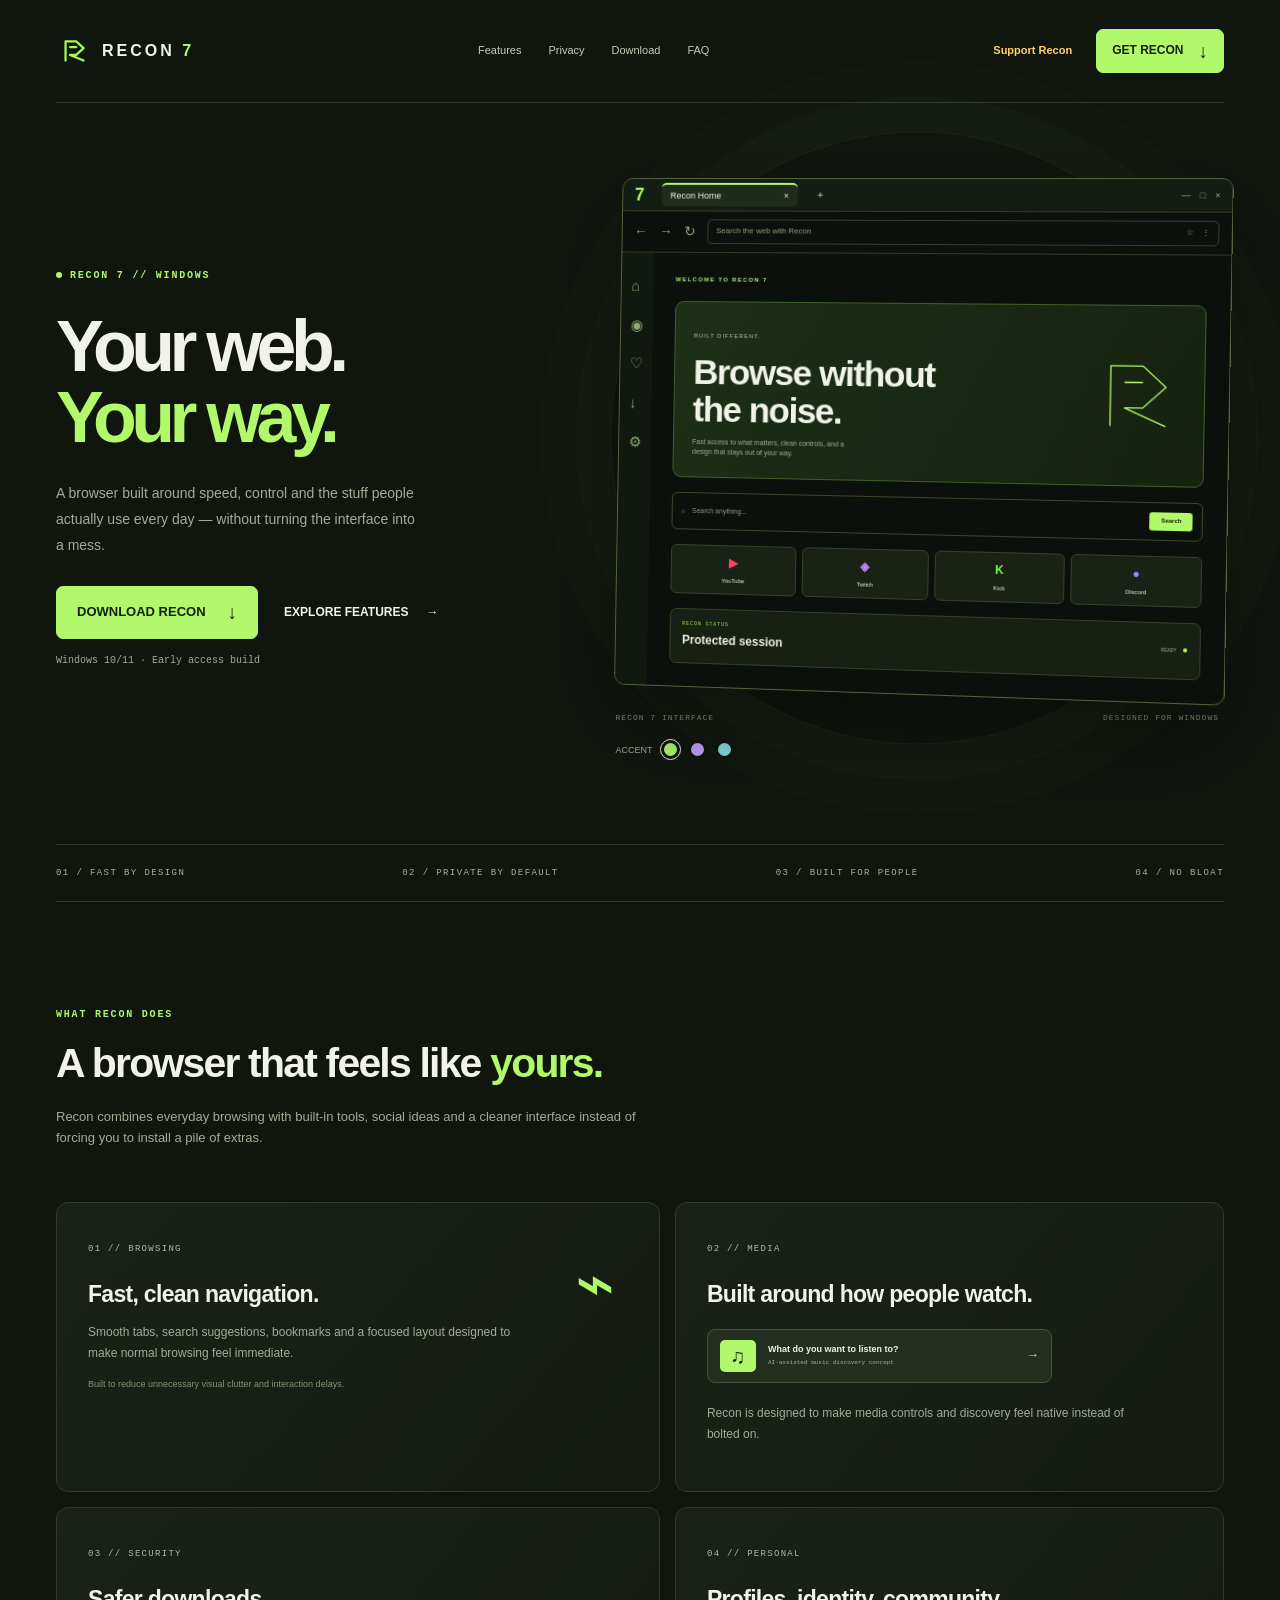
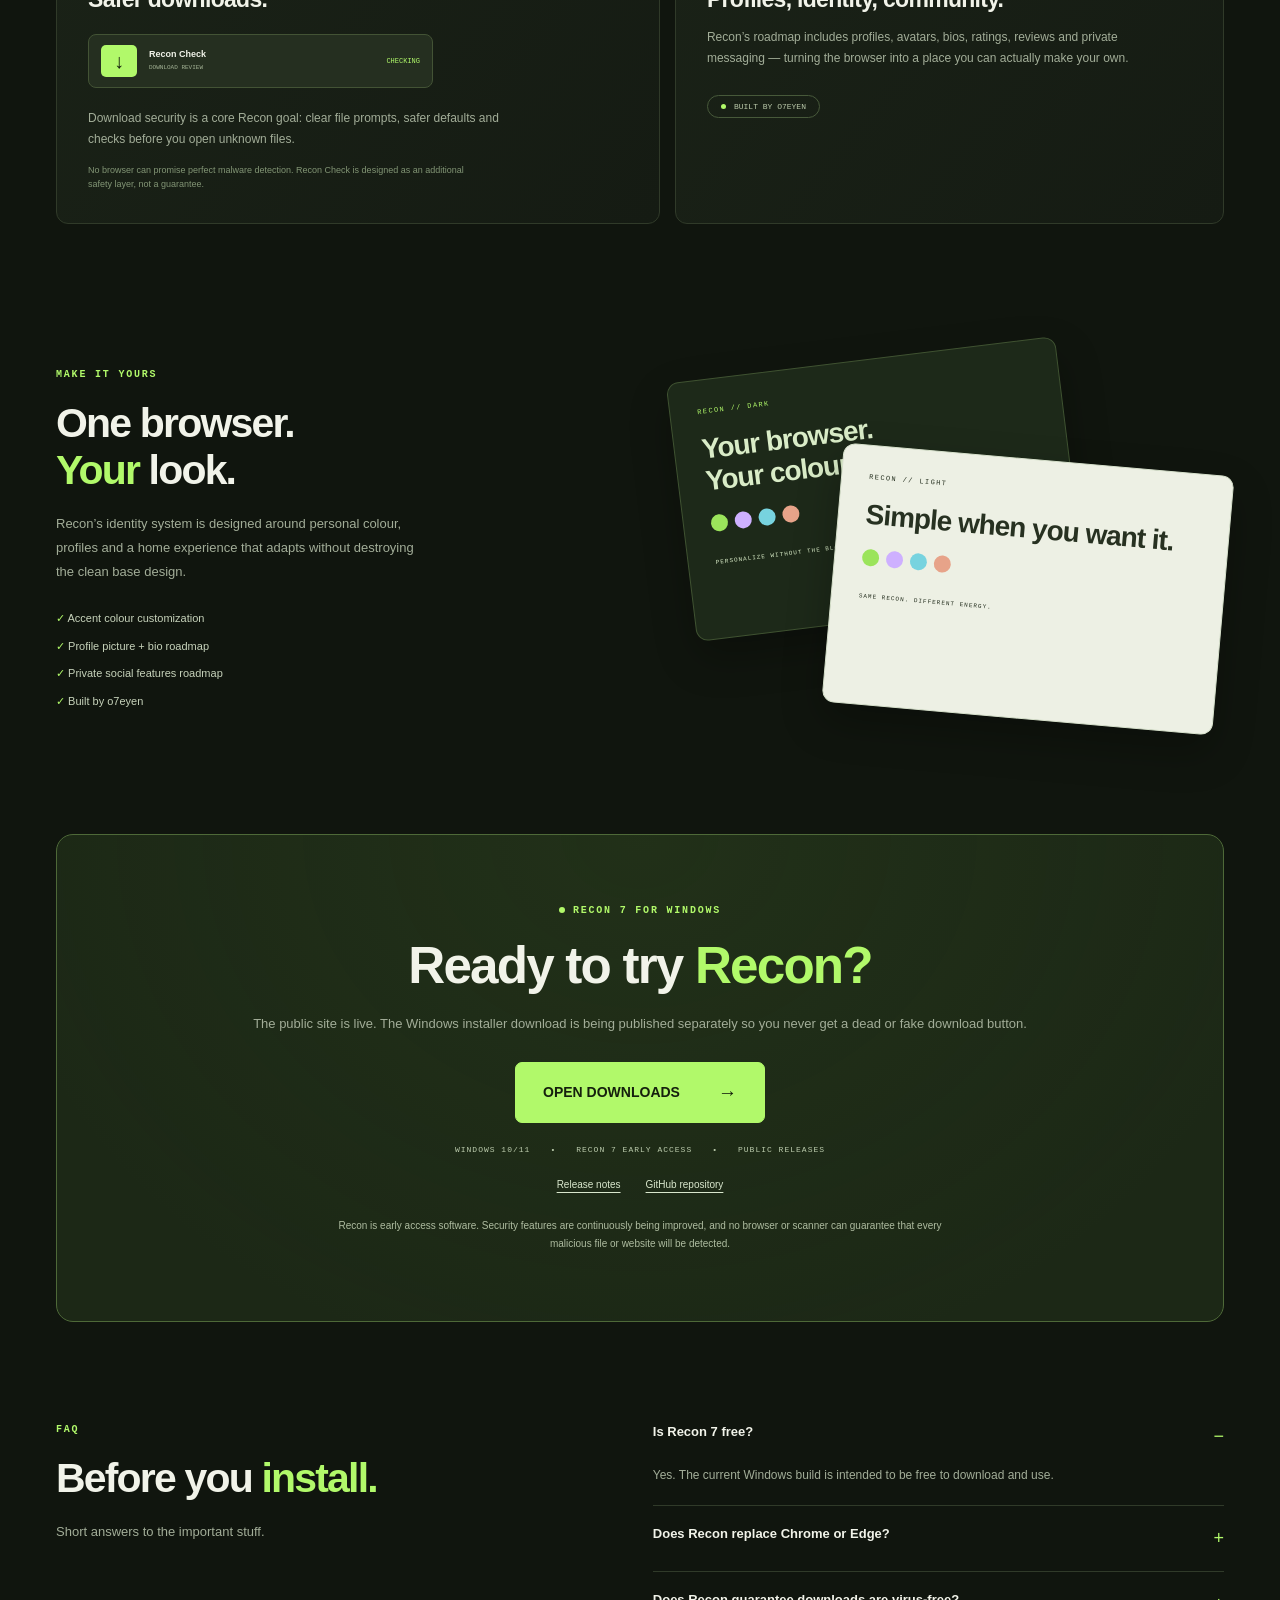
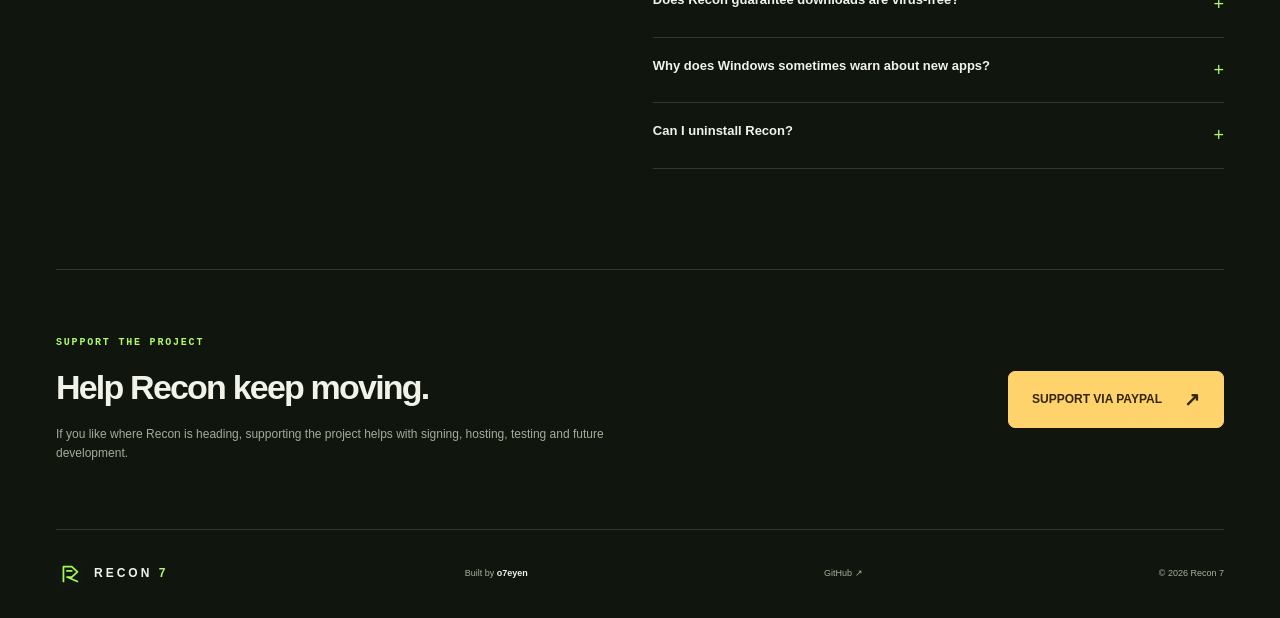
<file: site/index.html>
<!doctype html>
<html lang="en">
<head>
<meta charset="utf-8">
<meta name="viewport" content="width=device-width,initial-scale=1">
<meta name="theme-color" content="#10150e">
<meta name="description" content="Recon 7 — a fast, private, personal browser built by o7eyen.">
<title>Recon 7 — Your web. Your way.</title>
<link rel="icon" href="assets/recon.svg" type="image/svg+xml">
<link rel="stylesheet" href="styles.css">
</head>
<body data-theme="lime">
<a class="skip" href="#main">Skip to content</a>
<header class="wrap nav">
  <a class="brand" href="./" aria-label="Recon 7 home"><img src="assets/recon.svg" alt="" width="36" height="36"><span>RECON <b>7</b></span></a>
  <nav aria-label="Primary">
    <a href="#features">Features</a>
    <a href="#privacy">Privacy</a>
    <a href="#download">Download</a>
    <a href="#faq">FAQ</a>
  </nav>
  <div class="nav-actions">
    <a class="support-link" href="#support">Support Recon</a>
    <a class="button compact primary" href="#download">GET RECON <span>↓</span></a>
  </div>
</header>

<main id="main">
<section class="wrap hero">
  <div class="hero-copy">
    <div class="eyebrow"><span class="dot"></span>RECON 7 // WINDOWS</div>
    <h1>Your web.<br><em>Your way.</em></h1>
    <p class="intro">A browser built around speed, control and the stuff people actually use every day — without turning the interface into a mess.</p>
    <div class="hero-actions">
      <a class="button primary" href="#download">DOWNLOAD RECON <span>↓</span></a>
      <a class="text-link" href="#features">EXPLORE FEATURES <span>→</span></a>
    </div>
    <p class="download-note">Windows 10/11 · Early access build</p>
  </div>

  <div class="hero-visual" aria-label="Recon 7 browser preview">
    <div class="orbit"></div>
    <div class="browser-demo">
      <div class="demo-tabs"><span class="demo-brand">7</span><span class="demo-tab">Recon Home <b>×</b></span><span>＋</span><span class="demo-window">—　□　×</span></div>
      <div class="demo-toolbar"><span>←</span><span>→</span><span>↻</span><div>Search the web with Recon <span>☆　⋮</span></div></div>
      <div class="demo-content">
        <aside class="demo-rail">⌂<br>◉<br>♡<br>↓<br>⚙</aside>
        <div class="demo-main">
          <div class="demo-greeting">WELCOME TO RECON 7</div>
          <div class="demo-banner">
            <div><span>BUILT DIFFERENT.</span><strong>Browse without<br>the noise.</strong><p>Fast access to what matters, clean controls, and a design that stays out of your way.</p></div>
            <svg viewBox="0 0 100 100" aria-hidden="true"><path d="M20 83V17h35l25 23-25 23H35l45 20M35 35h20"/></svg>
          </div>
          <div class="demo-search">⌕　Search anything... <b>Search</b></div>
          <div class="demo-links"><span><b class="youtube">▶</b>YouTube</span><span><b class="twitch">◈</b>Twitch</span><span><b class="kick">K</b>Kick</span><span><b class="discord">●</b>Discord</span></div>
          <div class="demo-status"><div><small>RECON STATUS</small><strong>Protected session</strong></div><span>READY <i class="dot"></i></span></div>
        </div>
      </div>
    </div>
    <div class="visual-caption"><span>RECON 7 INTERFACE</span><span>DESIGNED FOR WINDOWS</span></div>
    <div class="theme-picker"><span>ACCENT</span><button class="swatch lime" data-theme="lime" aria-label="Lime accent" aria-pressed="true"></button><button class="swatch violet" data-theme="violet" aria-label="Violet accent" aria-pressed="false"></button><button class="swatch ice" data-theme="ice" aria-label="Ice accent" aria-pressed="false"></button></div>
  </div>
</section>

<div class="wrap principles">
  <span>01 / FAST BY DESIGN</span><span>02 / PRIVATE BY DEFAULT</span><span>03 / BUILT FOR PEOPLE</span><span>04 / NO BLOAT</span>
</div>

<section id="features" class="wrap">
  <div class="section-heading">
    <div class="eyebrow">WHAT RECON DOES</div>
    <h2>A browser that feels like <em>yours.</em></h2>
    <p>Recon combines everyday browsing with built-in tools, social ideas and a cleaner interface instead of forcing you to install a pile of extras.</p>
  </div>
  <div class="feature-grid">
    <article class="feature"><span class="feature-number">01 // BROWSING</span><span class="shield-mark">⌁</span><h3>Fast, clean navigation.</h3><p>Smooth tabs, search suggestions, bookmarks and a focused layout designed to make normal browsing feel immediate.</p><small>Built to reduce unnecessary visual clutter and interaction delays.</small></article>
    <article class="feature"><span class="feature-number">02 // MEDIA</span><h3>Built around how people watch.</h3><div class="mini-player"><span>♫</span><div><strong>What do you want to listen to?</strong><small>AI-assisted music discovery concept</small></div><b>→</b></div><p>Recon is designed to make media controls and discovery feel native instead of bolted on.</p></article>
    <article id="privacy" class="feature"><span class="feature-number">03 // SECURITY</span><h3>Safer downloads.</h3><div class="download-illustration"><span>↓</span><div><strong>Recon Check</strong><small>DOWNLOAD REVIEW</small></div><b>CHECKING</b></div><p>Download security is a core Recon goal: clear file prompts, safer defaults and checks before you open unknown files.</p><small>No browser can promise perfect malware detection. Recon Check is designed as an additional safety layer, not a guarantee.</small></article>
    <article class="feature"><span class="feature-number">04 // PERSONAL</span><h3>Profiles, identity, community.</h3><p>Recon’s roadmap includes profiles, avatars, bios, ratings, reviews and private messaging — turning the browser into a place you can actually make your own.</p><div class="local-tag"><span class="dot"></span>BUILT BY O7EYEN</div></article>
  </div>
</section>

<section class="wrap personal">
  <div>
    <div class="eyebrow">MAKE IT YOURS</div>
    <h2>One browser.<br><em>Your</em> look.</h2>
    <p>Recon’s identity system is designed around personal colour, profiles and a home experience that adapts without destroying the clean base design.</p>
    <div class="personal-list"><span>✓ Accent colour customization</span><span>✓ Profile picture + bio roadmap</span><span>✓ Private social features roadmap</span><span>✓ Built by o7eyen</span></div>
  </div>
  <div class="theme-composition" aria-hidden="true">
    <div class="palette-card palette-dark"><small>RECON // DARK</small><strong>Your browser.<br>Your colour.</strong><div><i></i><i></i><i></i><i></i></div><span>PERSONALIZE WITHOUT THE BLOAT.</span></div>
    <div class="palette-card palette-light"><small>RECON // LIGHT</small><strong>Simple when you want it.</strong><div><i></i><i></i><i></i><i></i></div><span>SAME RECON. DIFFERENT ENERGY.</span></div>
  </div>
</section>

<section id="download" class="wrap download-section">
  <div class="eyebrow"><span class="dot"></span>RECON 7 FOR WINDOWS</div>
  <h2>Ready to try <em>Recon?</em></h2>
  <p>The public site is live. The Windows installer download is being published separately so you never get a dead or fake download button.</p>
  <a class="button large primary" href="https://github.com/o7eyen/Recon-7/releases" target="_blank" rel="noopener">OPEN DOWNLOADS <span>→</span></a>
  <div class="release-details"><span>WINDOWS 10/11</span><span>•</span><span>RECON 7 EARLY ACCESS</span><span>•</span><span>PUBLIC RELEASES</span></div>
  <div class="release-links"><a href="release-notes.html">Release notes</a><a href="https://github.com/o7eyen/Recon-7" target="_blank" rel="noopener">GitHub repository</a></div>
  <p class="release-notice">Recon is early access software. Security features are continuously being improved, and no browser or scanner can guarantee that every malicious file or website will be detected.</p>
</section>

<section id="faq" class="wrap faq">
  <div class="section-heading"><div class="eyebrow">FAQ</div><h2>Before you <em>install.</em></h2><p>Short answers to the important stuff.</p></div>
  <div class="faq-list">
    <details open><summary>Is Recon 7 free?</summary><p>Yes. The current Windows build is intended to be free to download and use.</p></details>
    <details><summary>Does Recon replace Chrome or Edge?</summary><p>That is the goal: a standalone browser experience with its own interface and feature set.</p></details>
    <details><summary>Does Recon guarantee downloads are virus-free?</summary><p>No. Recon Check is intended to add another safety layer, but no scanner or browser can guarantee every malicious file will be caught.</p></details>
    <details><summary>Why does Windows sometimes warn about new apps?</summary><p>New or unsigned Windows applications can trigger reputation warnings until they are code-signed and establish reputation. Recon’s release process is being improved around this.</p></details>
    <details><summary>Can I uninstall Recon?</summary><p>Yes. Production installer builds are intended to include a normal Windows uninstall path.</p></details>
  </div>
</section>

<section id="support" class="wrap support-section">
  <div><div class="eyebrow">SUPPORT THE PROJECT</div><h2>Help Recon keep moving.</h2><p>If you like where Recon is heading, supporting the project helps with signing, hosting, testing and future development.</p></div>
  <a class="button donate" href="https://www.paypal.com/" target="_blank" rel="noopener">SUPPORT VIA PAYPAL <span>↗</span></a>
</section>
</main>

<footer class="wrap footer">
  <a class="brand" href="./"><img src="assets/recon.svg" alt="" width="28" height="28"><span>RECON <b>7</b></span></a>
  <span>Built by <strong>o7eyen</strong></span>
  <a href="https://github.com/o7eyen/Recon-7" target="_blank" rel="noopener">GitHub ↗</a>
  <span>© 2026 Recon 7</span>
</footer>
<script src="main.js"></script>
</body>
</html>
</file>
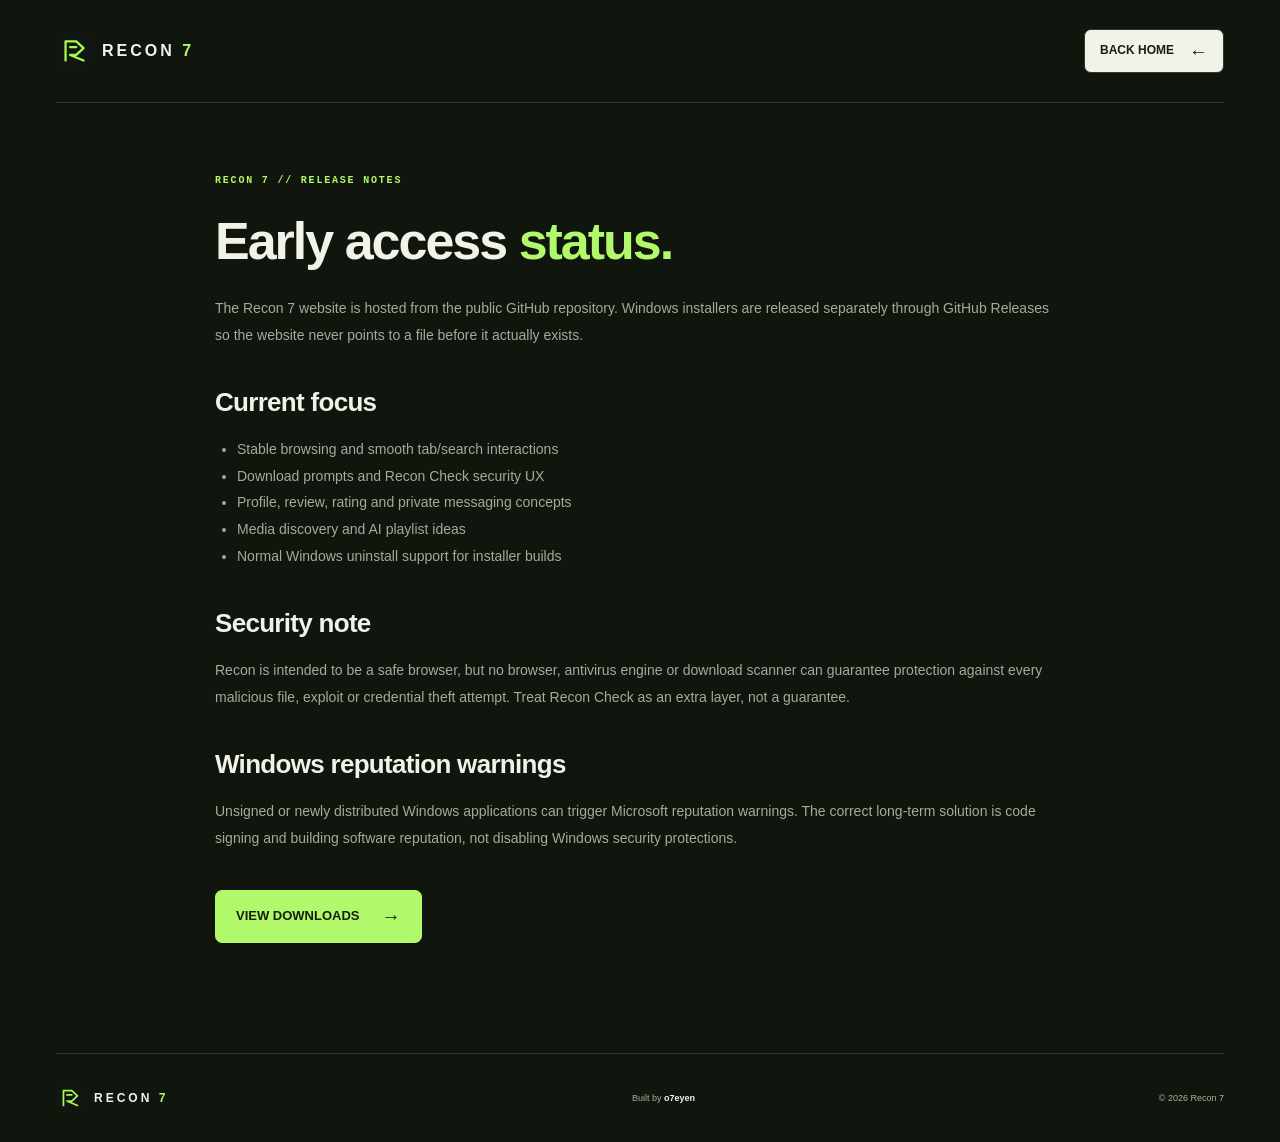
<file: site/release-notes.html>
<!doctype html><html lang="en"><head><meta charset="utf-8"><meta name="viewport" content="width=device-width,initial-scale=1"><meta name="theme-color" content="#10150e"><title>Recon 7 — Release Notes</title><link rel="icon" href="assets/recon.svg" type="image/svg+xml"><link rel="stylesheet" href="styles.css"></head><body data-theme="lime"><header class="wrap nav"><a class="brand" href="./"><img src="assets/recon.svg" alt="" width="36" height="36"><span>RECON <b>7</b></span></a><div class="nav-actions" style="margin-left:auto"><a class="button compact" href="./">BACK HOME <span>←</span></a></div></header><main class="wrap notes"><div class="eyebrow">RECON 7 // RELEASE NOTES</div><h1>Early access <em>status.</em></h1><p>The Recon 7 website is hosted from the public GitHub repository. Windows installers are released separately through GitHub Releases so the website never points to a file before it actually exists.</p><h2>Current focus</h2><ul><li>Stable browsing and smooth tab/search interactions</li><li>Download prompts and Recon Check security UX</li><li>Profile, review, rating and private messaging concepts</li><li>Media discovery and AI playlist ideas</li><li>Normal Windows uninstall support for installer builds</li></ul><h2>Security note</h2><p>Recon is intended to be a safe browser, but no browser, antivirus engine or download scanner can guarantee protection against every malicious file, exploit or credential theft attempt. Treat Recon Check as an extra layer, not a guarantee.</p><h2>Windows reputation warnings</h2><p>Unsigned or newly distributed Windows applications can trigger Microsoft reputation warnings. The correct long-term solution is code signing and building software reputation, not disabling Windows security protections.</p><a class="button primary" href="https://github.com/o7eyen/Recon-7/releases" target="_blank" rel="noopener">VIEW DOWNLOADS <span>→</span></a></main><footer class="wrap footer"><a class="brand" href="./"><img src="assets/recon.svg" alt="" width="28" height="28"><span>RECON <b>7</b></span></a><span>Built by <strong>o7eyen</strong></span><span>© 2026 Recon 7</span></footer><script src="main.js"></script></body></html>
</file>
<file: site/styles.css>
:root{--bg:#10150e;--panel:#191f17;--panel2:#20281d;--text:#f1f3e9;--muted:#a2ad98;--line:#303a29;--accent:#b1f96a;--ink:#15200d;color-scheme:dark;font:15px/1.6 Inter,Arial,Helvetica,sans-serif;scroll-behavior:smooth}
*{box-sizing:border-box}body{margin:0;background:var(--bg);color:var(--text)}a{color:inherit;text-decoration:none}button{font:inherit}button,a,summary{-webkit-tap-highlight-color:transparent}a:focus-visible,button:focus-visible,summary:focus-visible{outline:3px solid var(--accent);outline-offset:5px}button{cursor:pointer}svg{display:block}img{display:block;max-width:100%}p{color:var(--muted)}h1,h2,h3,p{margin-top:0}em{font-style:normal;color:var(--accent)}.wrap{width:min(1360px,calc(100% - 112px));margin-inline:auto}.skip{position:absolute;top:-80px;left:20px;z-index:20;background:var(--accent);color:var(--ink);padding:10px 20px}.skip:focus{top:10px}.eyebrow{font:700 10px/1.5 'Courier New',monospace;letter-spacing:1.8px;color:var(--accent)}.dot{display:inline-block;width:6px;height:6px;background:var(--accent);border-radius:50%;margin-right:8px}.button{display:inline-flex;align-items:center;justify-content:center;gap:22px;border:1px solid var(--line);background:var(--text);color:var(--ink);font-size:13px;font-weight:750;border-radius:7px;padding:15px 20px;transition:transform .2s,background .2s}.button:hover{transform:translateY(-2px);background:white}.button.primary{background:var(--accent);border-color:var(--accent)}.button.primary:hover{filter:brightness(1.08)}.button span{font-size:19px;line-height:1}.button.compact{font-size:12px;padding:11px 15px;gap:15px}.text-link{font-size:12px;font-weight:650;display:inline-flex;gap:18px}.text-link:hover{color:var(--accent)}
.nav{height:103px;display:flex;align-items:center;gap:30px;border-bottom:1px solid var(--line)}.brand{display:flex;align-items:center;gap:10px;white-space:nowrap;font-size:16px;letter-spacing:3px;font-weight:800}.brand b{color:var(--accent)}.nav nav{display:flex;gap:27px;margin:auto;font-size:11px;color:#c3ccba}.nav nav a:hover,.footer a:hover{color:var(--accent)}.nav-actions{display:flex;align-items:center;gap:24px}.support-link{font-size:11px;color:#ffd36b;font-weight:700}
.hero{min-height:690px;display:grid;grid-template-columns:.92fr 1.08fr;align-items:center;gap:32px;padding-block:75px 85px}.hero-copy{position:relative;z-index:2}.hero h1{font-size:clamp(55px,5.6vw,86px);font-weight:750;letter-spacing:-5.5px;line-height:.99;margin:28px 0}.hero .intro{font-size:14px;max-width:370px;line-height:1.85;margin-bottom:27px}.hero-actions{display:flex;align-items:center;gap:26px}.download-note{font:10px/1.6 'Courier New',monospace;margin:14px 0 0;color:#9eac91}.hero-visual{position:relative;min-width:0;isolation:isolate}.orbit{position:absolute;width:100%;aspect-ratio:1;top:50%;left:50%;transform:translate(-50%,-55%);border:1px solid #b1f96a13;border-radius:50%;z-index:-1;box-shadow:0 0 0 35px #b1f96a04,0 0 0 70px #b1f96a03;background:radial-gradient(circle,#8cf52a13,transparent 65%)}.browser-demo{border:1px solid #526440;border-radius:11px;background:#0c100c;box-shadow:0 35px 100px #0006;transform:perspective(1300px) rotateY(-5deg) rotateZ(1deg);overflow:hidden}.demo-tabs{height:33px;display:flex;align-items:center;gap:18px;padding-inline:12px;background:#141d12;border-bottom:1px solid #34402c;font:10px Arial}.demo-brand{font-size:18px;color:var(--accent);font-weight:800}.demo-tab{padding:6px 9px;background:#202c1b;border-radius:5px;min-width:140px;font-size:9px;border-top:2px solid var(--accent)}.demo-tab b{float:right;padding-left:30px;font-weight:400}.demo-window{margin-left:auto;font-size:9px;color:#9bad8e}.demo-toolbar{display:flex;align-items:center;gap:12px;padding:8px 12px;border-bottom:1px solid #303b27;font-size:14px;color:#8fa47f}.demo-toolbar>div{flex:1;border:1px solid #34402d;border-radius:5px;font-size:8px;padding:5px 8px}.demo-toolbar>div span{float:right}.demo-content{display:flex}.demo-rail{padding:14px 10px;font-size:15px;line-height:2.65;color:#8aa975;background:#11180f}.demo-main{flex:1;min-width:0;padding:23px}.demo-greeting{font-size:6px;color:var(--accent);letter-spacing:1.4px;font-weight:800;margin-bottom:17px}.demo-banner{padding:19px;background:linear-gradient(120deg,#1d3015,#162110);border:1px solid #425f2c;border-radius:9px;display:flex;align-items:center;justify-content:space-between;gap:10px}.demo-banner span{font-size:6px;letter-spacing:1px;color:#b8c4ad}.demo-banner strong{display:block;font-size:clamp(23px,2.8vw,40px);font-weight:800;line-height:1.04;letter-spacing:-1.5px;margin-top:10px}.demo-banner p{font-size:7px;line-height:1.5;max-width:170px;margin:9px 0 0}.demo-banner svg{width:90px;max-width:30%;fill:none;stroke:var(--accent);stroke-width:1.4}.demo-search{font-size:7px;border:1px solid #39482f;border-radius:6px;margin:15px 0;padding:9px;color:#8a9b7b;display:flex;align-items:center;gap:4px}.demo-search b{margin-left:auto;background:var(--accent);color:var(--ink);padding:4px 11px;border-radius:3px;font-size:6px}.demo-links{display:flex;gap:6px}.demo-links>span{flex:1;font-size:6px;background:#1a2216;border:1px solid #35412b;border-radius:6px;padding:8px 3px;text-align:center;white-space:nowrap}.demo-links b{display:block;font-size:12px;margin-bottom:4px;color:var(--accent)}.demo-links .youtube{color:#ff4165}.demo-links .twitch{color:#ba8cff}.demo-links .kick{color:#6bff40}.demo-links .discord{color:#8290ff}.demo-status{margin-top:15px;border:1px solid #33412a;border-radius:7px;background:#172013;padding:12px;display:flex;align-items:center;justify-content:space-between}.demo-status small{font:5px monospace;color:var(--accent);letter-spacing:1px;display:block}.demo-status strong{font-size:12px}.demo-status>span{font:5px monospace;color:#98ac89}.demo-status .dot{width:4px;height:4px;margin-left:4px;margin-right:0}.visual-caption{display:flex;justify-content:space-between;margin:18px 5px 13px;font:8px 'Courier New',monospace;color:#839575;letter-spacing:1px}.theme-picker{display:flex;gap:8px;align-items:center;margin-top:18px}.theme-picker>span{font-size:9px;color:var(--muted);margin-left:5px}.swatch{width:19px;height:19px;border-radius:50%;padding:0;border:3px solid var(--bg);outline:1px solid transparent}.swatch[aria-pressed=true]{outline-color:var(--text)}.swatch.lime{background:#b1f96a}.swatch.violet{background:#c4a1ff}.swatch.ice{background:#88dce7}body[data-theme=violet]{--accent:#c4a1ff}body[data-theme=ice]{--accent:#88dce7}
.principles{display:flex;justify-content:space-between;gap:15px;border-block:1px solid var(--line);padding-block:23px;font:9px 'Courier New',monospace;color:#a5b299;letter-spacing:1.4px}.section-heading{padding:105px 0 40px;max-width:620px}h2{font-size:clamp(32px,3.2vw,47px);letter-spacing:-1.8px;line-height:1.15;font-weight:650;margin:18px 0}.section-heading p{font-size:13px;margin-top:20px}.feature-grid{display:grid;grid-template-columns:1.1fr 1fr;gap:15px}.feature{border:1px solid var(--line);padding:31px;border-radius:12px;background:linear-gradient(130deg,#1a2217,#151b13);min-height:290px;position:relative;overflow:hidden}.feature-number{font:9px 'Courier New',monospace;letter-spacing:1.3px;color:#adbb9f}.feature h3{font-size:23px;line-height:1.2;letter-spacing:-.7px;margin:23px 0 13px}.feature p{font-size:12px;line-height:1.8;max-width:430px;margin-bottom:12px}.feature>small{display:block;font-size:9px;color:#829575;max-width:400px}.shield-mark{float:right;font-size:67px;color:var(--accent);line-height:1;margin-right:13px;margin-top:15px}.mini-player,.download-illustration{display:flex;gap:12px;align-items:center;background:#252f20;border:1px solid #435335;border-radius:8px;padding:10px 12px;margin:20px 0;max-width:345px}.mini-player>span,.download-illustration>span{width:36px;height:32px;border-radius:5px;background:var(--accent);color:var(--ink);display:grid;place-items:center;font-size:20px}.mini-player strong,.download-illustration strong{display:block;font-size:9px}.mini-player small,.download-illustration small{display:block;font:6px/2 monospace;color:#a4b395}.mini-player>b{margin-left:auto;color:var(--accent);font-size:13px}.download-illustration>b{margin-left:auto;color:var(--accent);font:7px monospace}.local-tag{margin-top:25px;border:1px solid #47593a;border-radius:20px;padding:6px 13px;display:table;font:8px monospace;color:#bac9aa}.local-tag .dot{width:5px;height:5px}
.personal{display:grid;grid-template-columns:1fr 1fr;gap:80px;padding-block:135px 115px;align-items:center}.personal p{max-width:370px;font-size:13px;line-height:1.85}.personal-list{display:grid;gap:10px;font-size:11px;margin-top:26px;color:#c7d3bb}.personal-list span::first-letter{color:var(--accent)}.theme-composition{position:relative;height:360px}.palette-card{position:absolute;width:72%;height:260px;padding:27px;border:1px solid #3f5231;border-radius:12px;box-shadow:0 18px 40px #0004}.palette-card small{font:7px monospace;letter-spacing:1.4px;display:block}.palette-card strong{display:block;font-size:28px;line-height:1.15;letter-spacing:-1px;margin:18px 0}.palette-card>div{display:flex;gap:7px;margin:15px 0}.palette-card i{width:17px;height:17px;border-radius:50%;background:#9be45b}.palette-card i:nth-child(2){background:#ceb0ff}.palette-card i:nth-child(3){background:#77d3df}.palette-card i:nth-child(4){background:#e7a389}.palette-card>span{font:6px monospace;letter-spacing:1px}.palette-dark{left:0;top:0;background:#1d2919;transform:rotate(-7deg);color:#d9ecc7}.palette-dark small{color:#b1f96a}.palette-light{right:0;bottom:0;background:#edf0e4;color:#273121;border-color:#d7e1cc;transform:rotate(5deg)}
.download-section{padding:68px 50px;background:radial-gradient(ellipse at top,#3a56242e,transparent 80%),#1c2816;border:1px solid #4e6938;border-radius:17px;text-align:center}.download-section h2{font-size:clamp(33px,4vw,55px);margin:19px 0}.download-section>p{font-size:13px}.button.large{padding:18px 27px;margin:14px 0 22px;font-size:14px;gap:38px}.release-details{display:flex;justify-content:center;flex-wrap:wrap;gap:20px;font:8px monospace;letter-spacing:1px;color:#bdcdae}.release-links{display:flex;justify-content:center;flex-wrap:wrap;gap:25px;font-size:10px;margin:23px 0}.release-links a{text-decoration:underline;text-underline-offset:4px;color:#d9e7cd}.download-section .release-notice{font-size:10px;line-height:1.8;max-width:620px;margin:24px auto 0;color:#aebca0}.faq{display:grid;grid-template-columns:.95fr 1.05fr;gap:80px;padding-block:100px}.faq .section-heading{padding:0}.faq-list details{border-bottom:1px solid var(--line);padding:18px 0}.faq-list details:first-child{padding-top:0}.faq-list summary{display:flex;justify-content:space-between;gap:15px;cursor:pointer;list-style:none;font-size:13px;font-weight:600}.faq-list summary::-webkit-details-marker{display:none}.faq-list summary:after{content:'+';color:var(--accent);font-weight:400;font-size:18px}.faq-list details[open] summary:after{content:'−'}.faq-list p{font-size:12px;line-height:1.8;margin:15px 22px 0 0}.support-section{border-top:1px solid var(--line);padding-block:65px;display:flex;align-items:center;justify-content:space-between;gap:40px}.support-section h2{font-size:34px}.support-section p{max-width:550px;font-size:12px;margin:0}.button.donate{background:#ffd36b;color:#352504;border-color:#ffd36b;white-space:nowrap;font-size:12px;padding:18px 23px}.footer{padding-block:30px;display:flex;align-items:center;justify-content:space-between;gap:20px;border-top:1px solid var(--line);font-size:9px;color:#a6b298}.footer .brand{font-size:12px;color:var(--text)}.footer strong{color:var(--text)}
.notes{max-width:850px;padding-block:70px 110px}.notes h1{font-size:52px;letter-spacing:-2px;line-height:1.1;margin:25px 0}.notes h2{font-size:26px;letter-spacing:-.7px;margin-top:40px}.notes p,.notes li{font-size:14px;color:var(--muted);line-height:1.9}.notes a{text-decoration:underline;text-underline-offset:4px}.notes ul{padding-left:22px}.notes .button{margin-top:25px;text-decoration:none}
@media(min-width:1600px){.hero{gap:80px}.hero h1{font-size:94px}.demo-main{padding:28px}.demo-banner strong{font-size:44px}}
@media(max-width:1100px){.wrap{width:calc(100% - 64px)}.nav nav{gap:15px}.nav-actions{gap:15px}.support-link{display:none}.hero{gap:25px;min-height:630px;padding-block:65px}.hero h1{font-size:64px;letter-spacing:-4px}.hero .intro{font-size:12px}.hero-actions{gap:18px}.hero-actions .button{font-size:11px;padding:13px}.hero .text-link{font-size:10px}.demo-main{padding:16px}.demo-banner{padding:14px}.personal{gap:50px}.faq{gap:50px}.support-section{gap:30px}.support-section h2{font-size:30px}}
@media(max-width:760px){.wrap{width:calc(100% - 40px)}.nav{height:82px}.nav nav{display:none}.nav-actions{margin-left:auto}.brand{font-size:14px}.brand img{width:31px;height:31px}.button.compact{font-size:10px;padding:10px 12px}.hero{grid-template-columns:1fr;padding:48px 0 52px;gap:55px}.hero h1{font-size:clamp(58px,12vw,84px);letter-spacing:-4px;margin-top:23px}.hero .intro{font-size:14px;max-width:440px}.hero-actions .button{font-size:13px;padding:15px 18px}.hero .text-link{font-size:12px}.hero-visual{padding-inline:8px}.browser-demo{transform:rotate(1deg);max-width:560px;margin:auto}.demo-main{padding:22px}.demo-banner strong{font-size:36px}.demo-banner{padding:20px}.demo-banner p{font-size:8px}.demo-greeting{font-size:7px}.demo-search{font-size:8px}.demo-links>span{font-size:7px}.principles{display:grid;grid-template-columns:1fr 1fr;font-size:8px;gap:17px;padding-block:22px}.principles span:nth-child(even){text-align:right}.section-heading{padding:65px 0 24px}h2{font-size:35px}.feature-grid{grid-template-columns:1fr}.feature{padding:26px;min-height:auto}.feature h3{font-size:23px}.feature p{font-size:13px}.feature>small{font-size:10px}.personal{grid-template-columns:1fr;padding-block:75px;gap:35px}.personal p{font-size:14px;max-width:440px}.theme-composition{height:340px;max-width:460px;width:100%;margin:auto}.palette-card{width:70%;height:250px}.download-section{padding:44px 22px}.download-section h2{font-size:36px}.release-details{gap:10px;font-size:7px}.release-links{gap:17px;font-size:10px}.faq{grid-template-columns:1fr;gap:15px;padding-block:65px}.faq-list summary{font-size:13px}.support-section{flex-direction:column;align-items:flex-start;padding-block:45px;gap:25px}.support-section h2{font-size:30px}.support-section .button{width:100%;font-size:13px}.footer{flex-wrap:wrap;justify-content:space-between;row-gap:20px;padding-block:25px}.footer>*{flex-basis:44%}.footer>*:nth-child(even){text-align:right}.footer .brand{flex-basis:44%}.notes{padding-block:45px 75px}.notes h1{font-size:42px}.notes p,.notes li{font-size:13px}}
@media(prefers-reduced-motion:reduce){:root{scroll-behavior:auto}*{transition:none!important;animation:none!important}}
</file>
